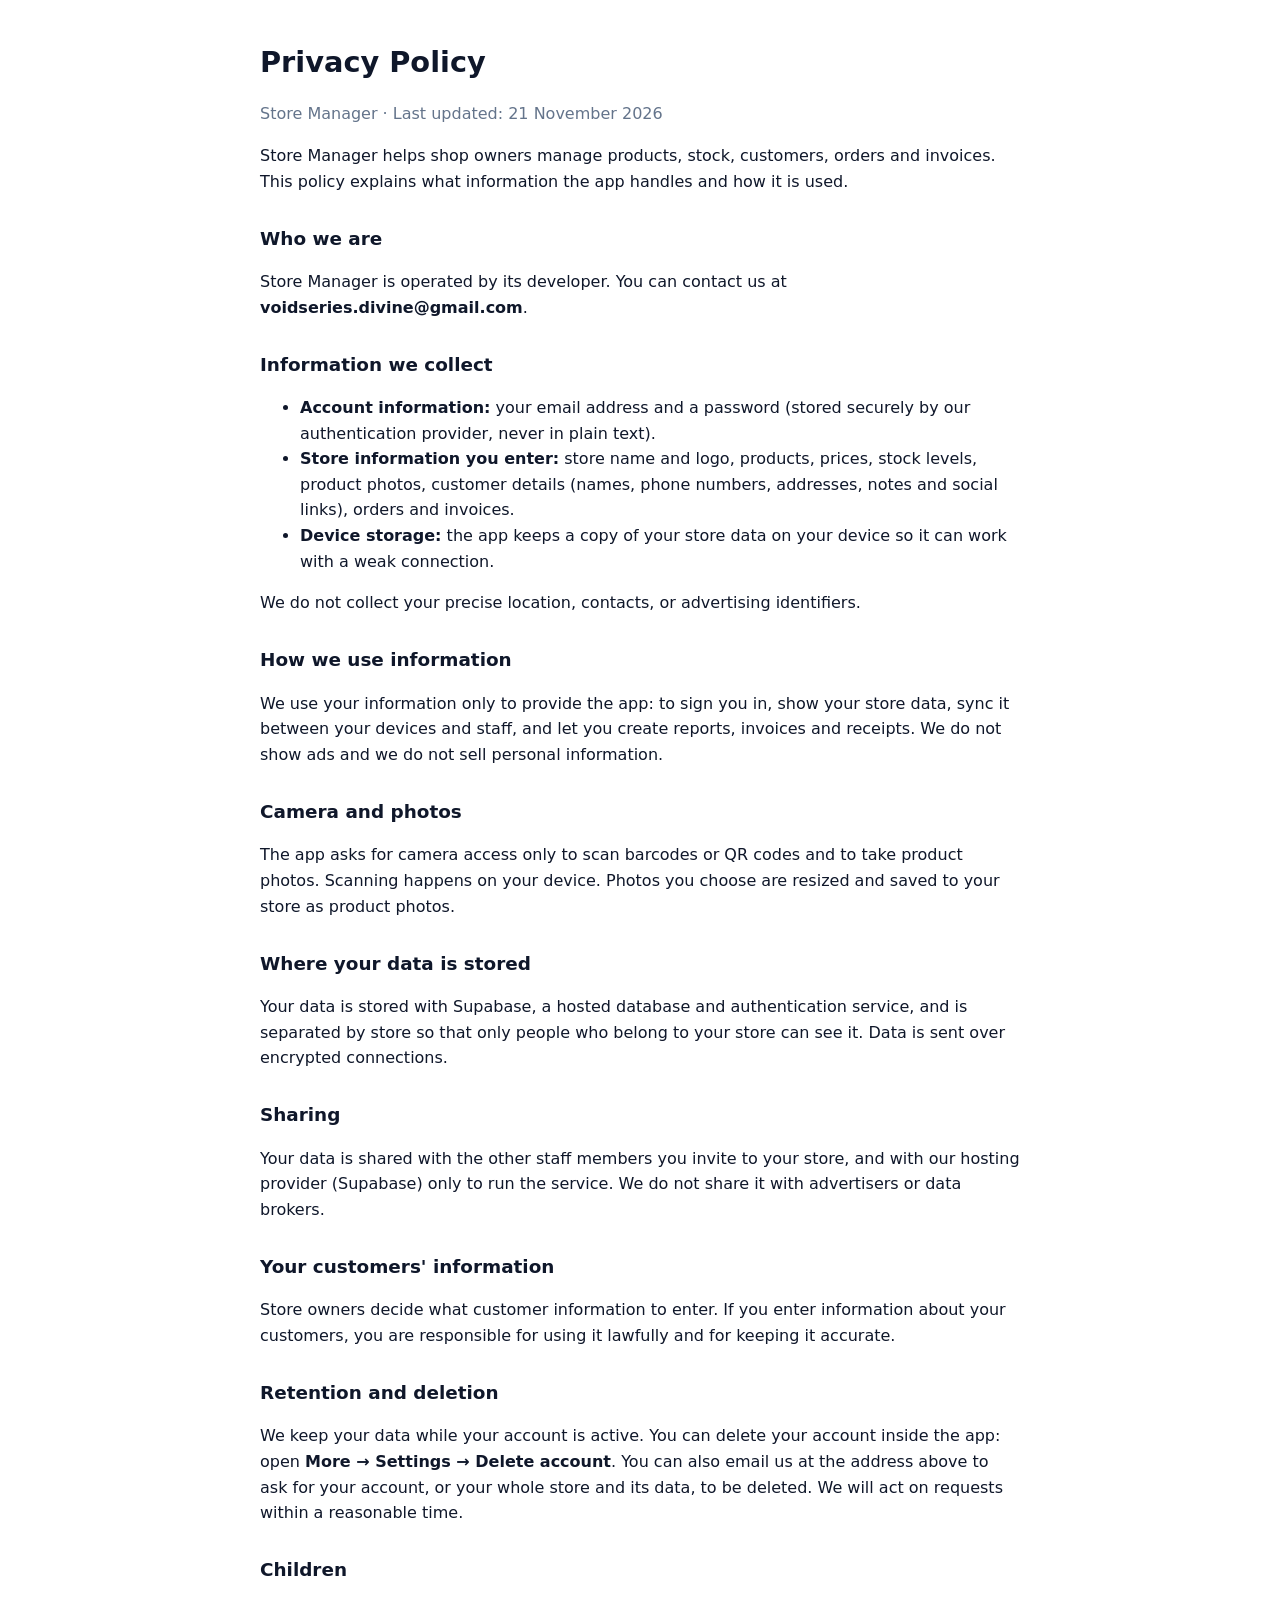
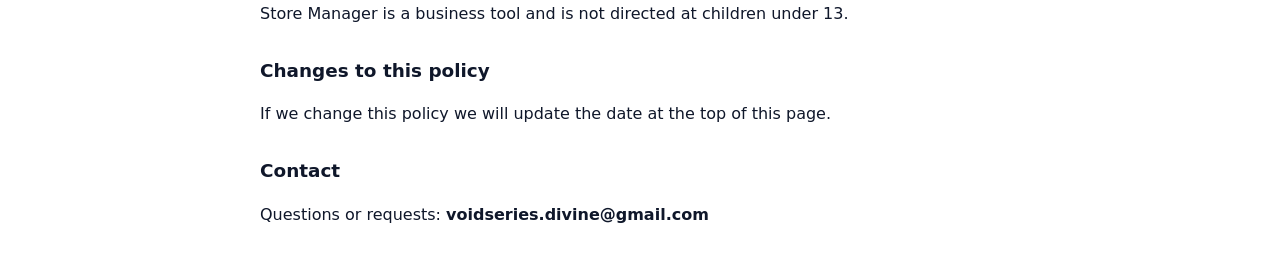
<file: privacy.html>
<!doctype html>
<html lang="en">
<head>
<meta charset="utf-8">
<meta name="viewport" content="width=device-width, initial-scale=1">
<title>Privacy Policy – Store Manager</title>
<style>
  body{font-family:system-ui,-apple-system,"Segoe UI",Roboto,sans-serif;line-height:1.6;max-width:760px;margin:0 auto;padding:20px;color:#0f172a;background:#fff}
  h1{font-size:1.8rem;margin-bottom:.2em}h2{font-size:1.15rem;margin-top:1.6em}
  .muted{color:#64748b}a{color:#183153}
  @media(prefers-color-scheme:dark){body{background:#0b1020;color:#f1f5f9}.muted{color:#94a3b8}a{color:#9db8e0}}
</style>
</head>
<body>
<h1>Privacy Policy</h1>
<p class="muted">Store Manager &middot; Last updated: 21 November 2026</p>

<p>Store Manager helps shop owners manage products, stock, customers, orders and invoices. This policy explains what information the app handles and how it is used.</p>

<h2>Who we are</h2>
<p>Store Manager is operated by its developer. You can contact us at <strong>voidseries.divine@gmail.com</strong>.</p>

<h2>Information we collect</h2>
<ul>
  <li><strong>Account information:</strong> your email address and a password (stored securely by our authentication provider, never in plain text).</li>
  <li><strong>Store information you enter:</strong> store name and logo, products, prices, stock levels, product photos, customer details (names, phone numbers, addresses, notes and social links), orders and invoices.</li>
  <li><strong>Device storage:</strong> the app keeps a copy of your store data on your device so it can work with a weak connection.</li>
</ul>
<p>We do not collect your precise location, contacts, or advertising identifiers.</p>

<h2>How we use information</h2>
<p>We use your information only to provide the app: to sign you in, show your store data, sync it between your devices and staff, and let you create reports, invoices and receipts. We do not show ads and we do not sell personal information.</p>

<h2>Camera and photos</h2>
<p>The app asks for camera access only to scan barcodes or QR codes and to take product photos. Scanning happens on your device. Photos you choose are resized and saved to your store as product photos.</p>

<h2>Where your data is stored</h2>
<p>Your data is stored with Supabase, a hosted database and authentication service, and is separated by store so that only people who belong to your store can see it. Data is sent over encrypted connections.</p>

<h2>Sharing</h2>
<p>Your data is shared with the other staff members you invite to your store, and with our hosting provider (Supabase) only to run the service. We do not share it with advertisers or data brokers.</p>

<h2>Your customers' information</h2>
<p>Store owners decide what customer information to enter. If you enter information about your customers, you are responsible for using it lawfully and for keeping it accurate.</p>

<h2>Retention and deletion</h2>
<p>We keep your data while your account is active. You can delete your account inside the app: open <strong>More &rarr; Settings &rarr; Delete account</strong>. You can also email us at the address above to ask for your account, or your whole store and its data, to be deleted. We will act on requests within a reasonable time.</p>

<h2>Children</h2>
<p>Store Manager is a business tool and is not directed at children under 13.</p>

<h2>Changes to this policy</h2>
<p>If we change this policy we will update the date at the top of this page.</p>

<h2>Contact</h2>
<p>Questions or requests: <strong>voidseries.divine@gmail.com</strong></p>
</body>
</html>
</file>
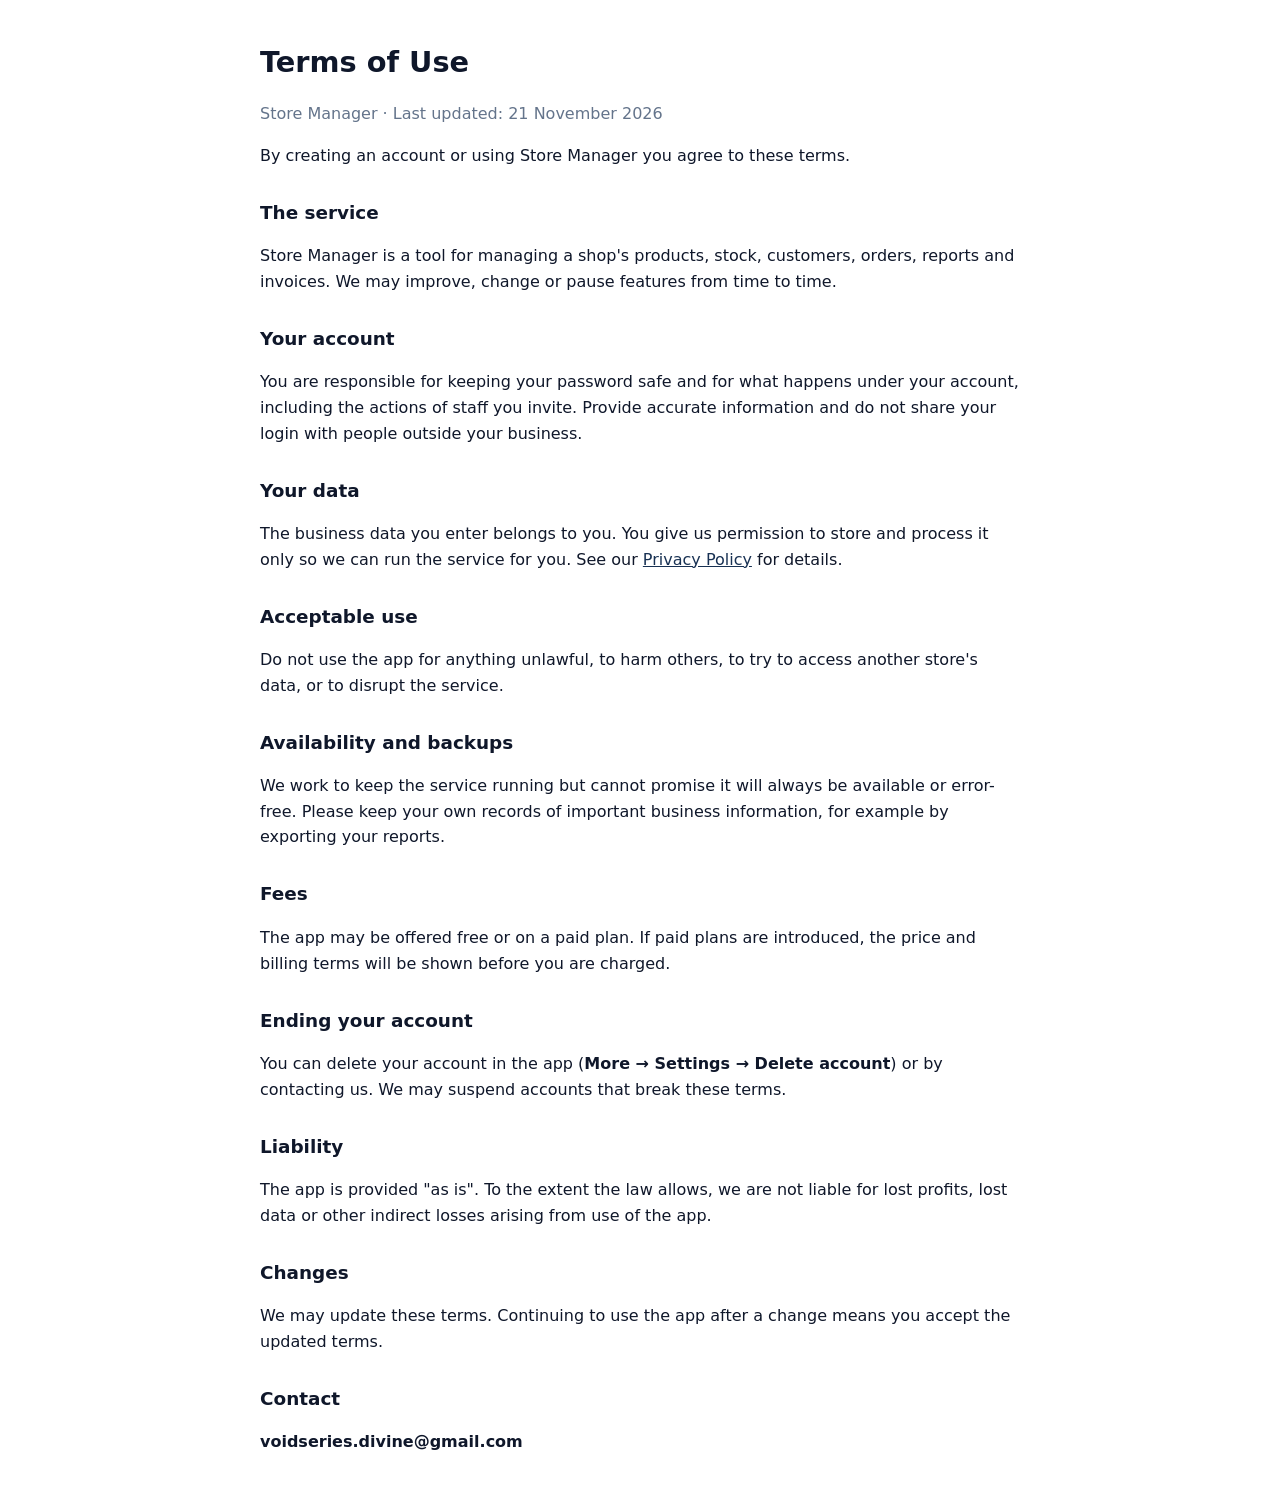
<file: terms.html>
<!doctype html>
<html lang="en">
<head>
<meta charset="utf-8">
<meta name="viewport" content="width=device-width, initial-scale=1">
<title>Terms of Use – Store Manager</title>
<style>
  body{font-family:system-ui,-apple-system,"Segoe UI",Roboto,sans-serif;line-height:1.6;max-width:760px;margin:0 auto;padding:20px;color:#0f172a;background:#fff}
  h1{font-size:1.8rem;margin-bottom:.2em}h2{font-size:1.15rem;margin-top:1.6em}
  .muted{color:#64748b}a{color:#183153}
  @media(prefers-color-scheme:dark){body{background:#0b1020;color:#f1f5f9}.muted{color:#94a3b8}a{color:#9db8e0}}
</style>
</head>
<body>
<h1>Terms of Use</h1>
<p class="muted">Store Manager &middot; Last updated: 21 November 2026</p>

<p>By creating an account or using Store Manager you agree to these terms.</p>

<h2>The service</h2>
<p>Store Manager is a tool for managing a shop's products, stock, customers, orders, reports and invoices. We may improve, change or pause features from time to time.</p>

<h2>Your account</h2>
<p>You are responsible for keeping your password safe and for what happens under your account, including the actions of staff you invite. Provide accurate information and do not share your login with people outside your business.</p>

<h2>Your data</h2>
<p>The business data you enter belongs to you. You give us permission to store and process it only so we can run the service for you. See our <a href="./privacy.html">Privacy Policy</a> for details.</p>

<h2>Acceptable use</h2>
<p>Do not use the app for anything unlawful, to harm others, to try to access another store's data, or to disrupt the service.</p>

<h2>Availability and backups</h2>
<p>We work to keep the service running but cannot promise it will always be available or error-free. Please keep your own records of important business information, for example by exporting your reports.</p>

<h2>Fees</h2>
<p>The app may be offered free or on a paid plan. If paid plans are introduced, the price and billing terms will be shown before you are charged.</p>

<h2>Ending your account</h2>
<p>You can delete your account in the app (<strong>More &rarr; Settings &rarr; Delete account</strong>) or by contacting us. We may suspend accounts that break these terms.</p>

<h2>Liability</h2>
<p>The app is provided "as is". To the extent the law allows, we are not liable for lost profits, lost data or other indirect losses arising from use of the app.</p>

<h2>Changes</h2>
<p>We may update these terms. Continuing to use the app after a change means you accept the updated terms.</p>

<h2>Contact</h2>
<p><strong>voidseries.divine@gmail.com</strong></p>
</body>
</html>
</file>
